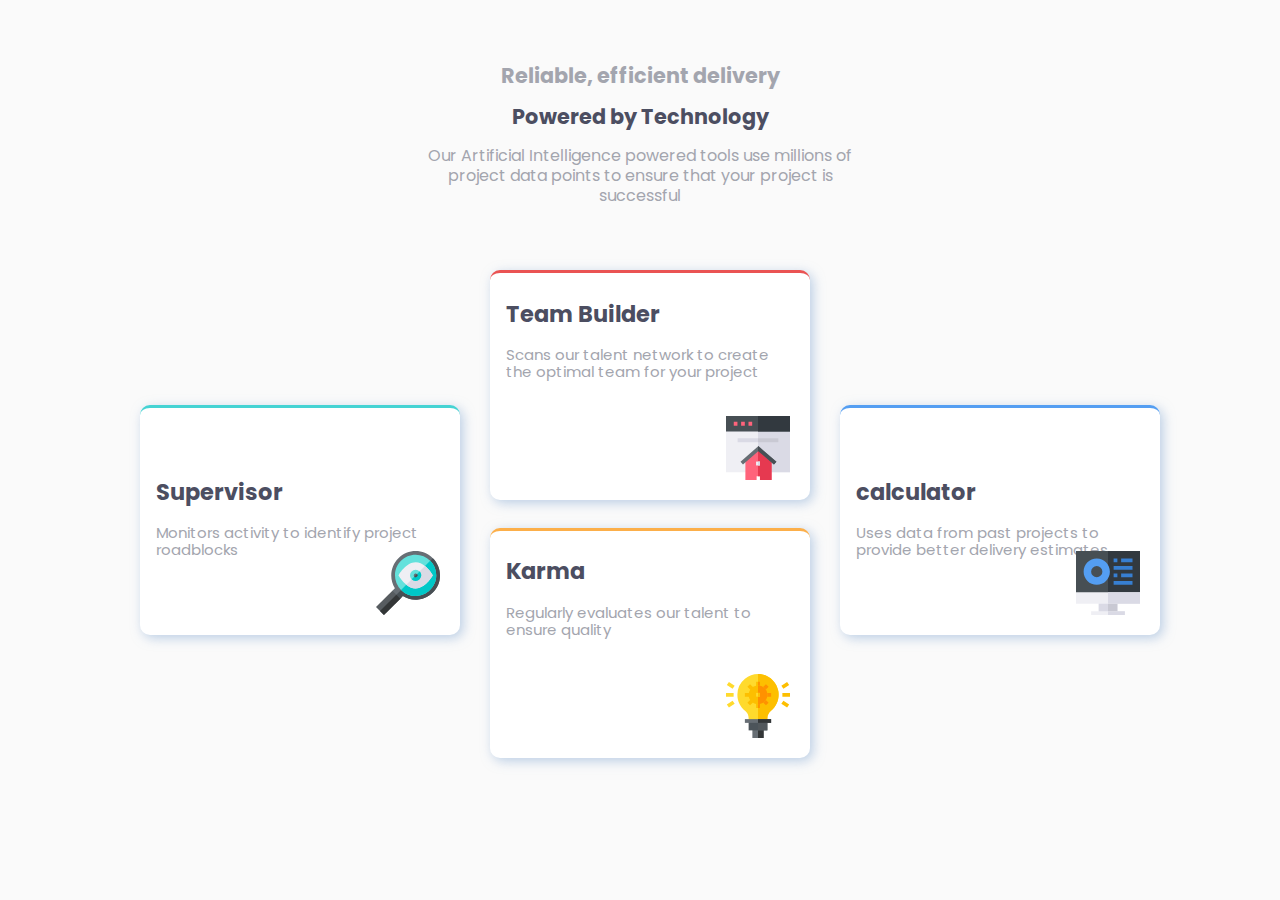
<file: docs/index.html>
<!DOCTYPE html><html lang="en"><head><meta charset="UTF-8"><meta name="viewport" content="width=device-width,initial-scale=1"><link rel="preconnect" href="https://fonts.gstatic.com"><link href="https://fonts.googleapis.com/css2?family=Poppins:wght@200;400;600&display=swap" rel="stylesheet"><link rel="stylesheet" href="./css/styles-min.css?t=1613588720847"><title>four card factures</title></head><body><header class="header"><h1 class="header__title">Reliable, efficient delivery</h1><h2 class="header__subtitle">Powered by Technology</h2><p class="header__texto">Our Artificial Intelligence powered tools use millions of project data points to ensure that your project is successful</p></header><section class="cards"><article class="card card--cyan"><h2 class="card__title">Supervisor</h2><p class="card__paragraph">Monitors activity to identify project roadblocks</p><img src="./assets/imagenes/icon-supervisor.svg" alt="" class="card__img"></article><article class="card card--red"><h2 class="card__title">Team Builder</h2><p class="card__paragraph">Scans our talent network to create the optimal team for your project</p><img src="./assets/imagenes/icon-team-builder.svg" alt="" class="card__img"></article><article class="card card--orange"><h2 class="card__title">Karma</h2><p class="card__paragraph">Regularly evaluates our talent to ensure quality</p><img src="./assets/imagenes/icon-karma.svg" alt="" class="card__img"></article><article class="card card--blue"><h2 class="card__title">calculator</h2><p class="card__paragraph">Uses data from past projects to provide better delivery estimates</p><img src="./assets/imagenes/icon-calculator.svg" alt="" class="card__img"></article></section></body></html>
</file>
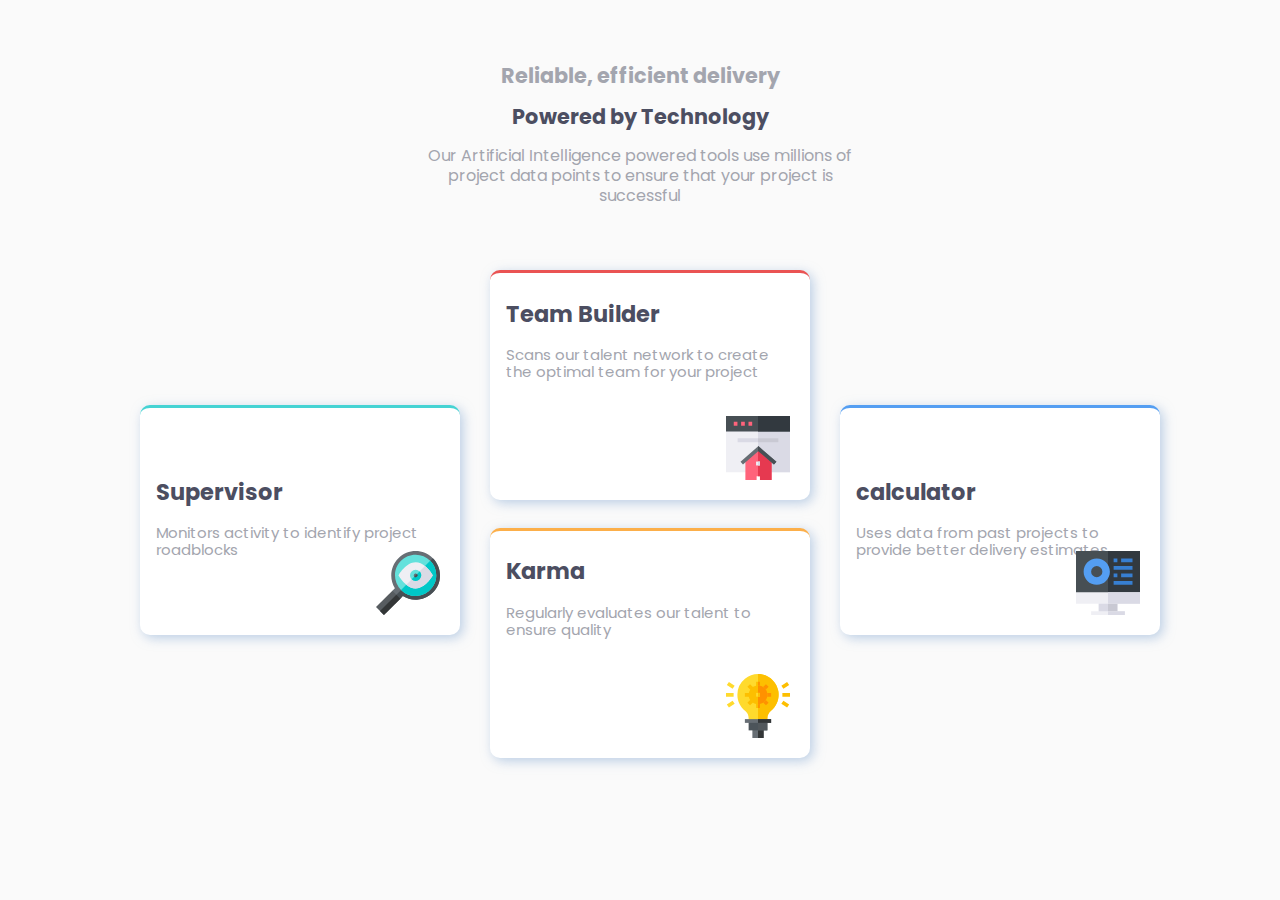
<file: public/index.html>
<!DOCTYPE html><html lang="en"><head><meta charset="UTF-8"><meta name="viewport" content="width=device-width,initial-scale=1"><link rel="preconnect" href="https://fonts.gstatic.com"><link href="https://fonts.googleapis.com/css2?family=Poppins:wght@200;400;600&display=swap" rel="stylesheet"><link rel="stylesheet" href="./css/styles-min.css?t=1613577366493"><title>four card factures</title></head><body><header class="header"><h1 class="header__title">Reliable, efficient delivery</h1><h2 class="header__subtitle">Powered by Technology</h2><p class="header__texto">Our Artificial Intelligence powered tools use millions of project data points to ensure that your project is successful</p></header><section class="cards"><article class="card card--cyan"><h2 class="card__title">Supervisor</h2><p class="card__paragraph">Monitors activity to identify project roadblocks</p><img src="./assets/imagenes/icon-supervisor.svg" alt="" class="card__img"></article><article class="card card--red"><h2 class="card__title">Team Builder</h2><p class="card__paragraph">Scans our talent network to create the optimal team for your project</p><img src="./assets/imagenes/icon-team-builder.svg" alt="" class="card__img"></article><article class="card card--orange"><h2 class="card__title">Karma</h2><p class="card__paragraph">Regularly evaluates our talent to ensure quality</p><img src="./assets/imagenes/icon-karma.svg" alt="" class="card__img"></article><article class="card card--blue"><h2 class="card__title">calculator</h2><p class="card__paragraph">Uses data from past projects to provide better delivery estimates</p><img src="./assets/imagenes/icon-calculator.svg" alt="" class="card__img"></article></section></body></html>
</file>
<file: docs/css/styles-min.css>
:root{--red:#ea5353;--cyan:#45d3d3;--orange:#fcaf4a;--blue:#549ef2;--very-dark-blue:#4c4e61;--grayish-blue:#a3a5ae;--very-light-gray:#fafafa}body{background-color:var(--very-light-gray);color:var(--grayish-blue);font-family:Poppins,sans-serif;font-size:15px}*,:after,:before{padding:0;box-sizing:border-box}

/*! normalize.css v8.0.1 | MIT License | github.com/necolas/normalize.css */html{line-height:1.15;-webkit-text-size-adjust:100%}body{margin:0}main{display:block}h1{margin:0}hr{box-sizing:content-box;height:0;overflow:visible}pre{font-family:monospace,monospace;font-size:1em}a{background-color:rgba(0,0,0,0)}abbr[title]{border-bottom:none;text-decoration:underline;-webkit-text-decoration:underline dotted;text-decoration:underline dotted}b,strong{font-weight:bolder}code,kbd,samp{font-family:monospace,monospace;font-size:1em}small{font-size:80%}sub,sup{font-size:75%;line-height:0;position:relative;vertical-align:baseline}sub{bottom:-.25em}sup{top:-.5em}img{border-style:none;max-width:100%}button,input,optgroup,select,textarea{font-family:inherit;font-size:100%;line-height:1.15;margin:0}button,input{overflow:visible}button,select{text-transform:none}[type=button],[type=reset],[type=submit],button{-webkit-appearance:button}[type=button]::-moz-focus-inner,[type=reset]::-moz-focus-inner,[type=submit]::-moz-focus-inner,button::-moz-focus-inner{border-style:none;padding:0}[type=button]:-moz-focusring,[type=reset]:-moz-focusring,[type=submit]:-moz-focusring,button:-moz-focusring{outline:1px dotted ButtonText}fieldset{padding:.35em .75em .625em}legend{box-sizing:border-box;color:inherit;display:table;max-width:100%;padding:0;white-space:normal}progress{vertical-align:baseline}textarea{overflow:auto}[type=checkbox],[type=radio]{box-sizing:border-box;padding:0}[type=number]::-webkit-inner-spin-button,[type=number]::-webkit-outer-spin-button{height:auto}[type=search]{-webkit-appearance:textfield;outline-offset:-2px}[type=search]::-webkit-search-decoration{-webkit-appearance:none}::-webkit-file-upload-button{-webkit-appearance:button;font:inherit}details{display:block}summary{display:list-item}[hidden],template{display:none}.header{text-align:center;padding:4rem 1.5rem 0;margin-bottom:4rem}.header__title{color:var(--grayish-blue);font-size:1.3rem}.header__subtitle{font-size:1.3rem;color:var(--very-dark-blue)}.header__texto{line-height:20px;font-size:1rem}.cards{margin:auto;padding:1.5rem;display:grid;max-width:1000px}.card{position:relative;padding:.6rem 1rem;background:#fff;border-radius:10px;-webkit-border-radius:10px;-moz-border-radius:10px;-ms-border-radius:10px;-o-border-radius:10px;height:230px;box-shadow:3px 3px 12px rgba(131,166,210,.53)}.card,.card__paragraph{margin-bottom:1.5rem}.card__title{color:var(--very-dark-blue)}.card img{display:block;position:absolute;bottom:20px;right:20px}@media screen and (min-width:700px){.cards{grid-template-columns:repeat(2,48%);grid-gap:3%}.card{margin:0}}@media screen and (min-width:1100px){.cards{grid-template-columns:repeat(3,1fr);padding:0;min-height:500px}.card{width:320px}.header{width:500px;margin:0 auto 4rem}.card:first-child,.card:last-child{-webkit-align-content:center;-ms-flex-line-pack:center;align-content:center;grid-row:1/3;align-self:center}.card:nth-child(3){grid-column:2/3;grid-row:2/3}}.card--red{border-top:3px solid var(--red)}.card--cyan{border-top:3px solid var(--cyan)}.card--orange{border-top:3px solid var(--orange)}.card--blue{border-top:3px solid var(--blue)}
</file>
<file: public/css/styles-min.css>
:root{--red:#ea5353;--cyan:#45d3d3;--orange:#fcaf4a;--blue:#549ef2;--very-dark-blue:#4c4e61;--grayish-blue:#a3a5ae;--very-light-gray:#fafafa}body{background-color:var(--very-light-gray);color:var(--grayish-blue);font-family:Poppins,sans-serif;font-size:15px}*{padding:0;box-sizing:border-box}

/*! normalize.css v8.0.1 | MIT License | github.com/necolas/normalize.css */html{line-height:1.15;-webkit-text-size-adjust:100%}body{margin:0}h1{margin:0}img{border-style:none;max-width:100%}.header{text-align:center;padding:4rem 1.5rem 0;margin-bottom:4rem}.header__title{color:var(--grayish-blue);font-size:1.3rem}.header__subtitle{font-size:1.3rem;color:var(--very-dark-blue)}.header__texto{line-height:20px;font-size:1rem}.cards{margin:auto;padding:1.5rem;display:grid;max-width:1000px}.card{position:relative;padding:.6rem 1rem;background:#fff;border-radius:10px;-webkit-border-radius:10px;-moz-border-radius:10px;-ms-border-radius:10px;-o-border-radius:10px;height:230px;box-shadow:3px 3px 12px rgba(131,166,210,.53)}.card,.card__paragraph{margin-bottom:1.5rem}.card__title{color:var(--very-dark-blue)}.card img{display:block;position:absolute;bottom:20px;right:20px}@media screen and (min-width:700px){.cards{grid-template-columns:repeat(2,48%);grid-gap:3%}.card{margin:0}}@media screen and (min-width:1100px){.cards{grid-template-columns:repeat(3,1fr);padding:0;min-height:500px}.card{width:320px}.header{width:500px;margin:0 auto 4rem}.card:first-child,.card:last-child{-webkit-align-content:center;-ms-flex-line-pack:center;align-content:center;grid-row:1/3;align-self:center}.card:nth-child(3){grid-column:2/3;grid-row:2/3}}.card--red{border-top:3px solid var(--red)}.card--cyan{border-top:3px solid var(--cyan)}.card--orange{border-top:3px solid var(--orange)}.card--blue{border-top:3px solid var(--blue)}
</file>
